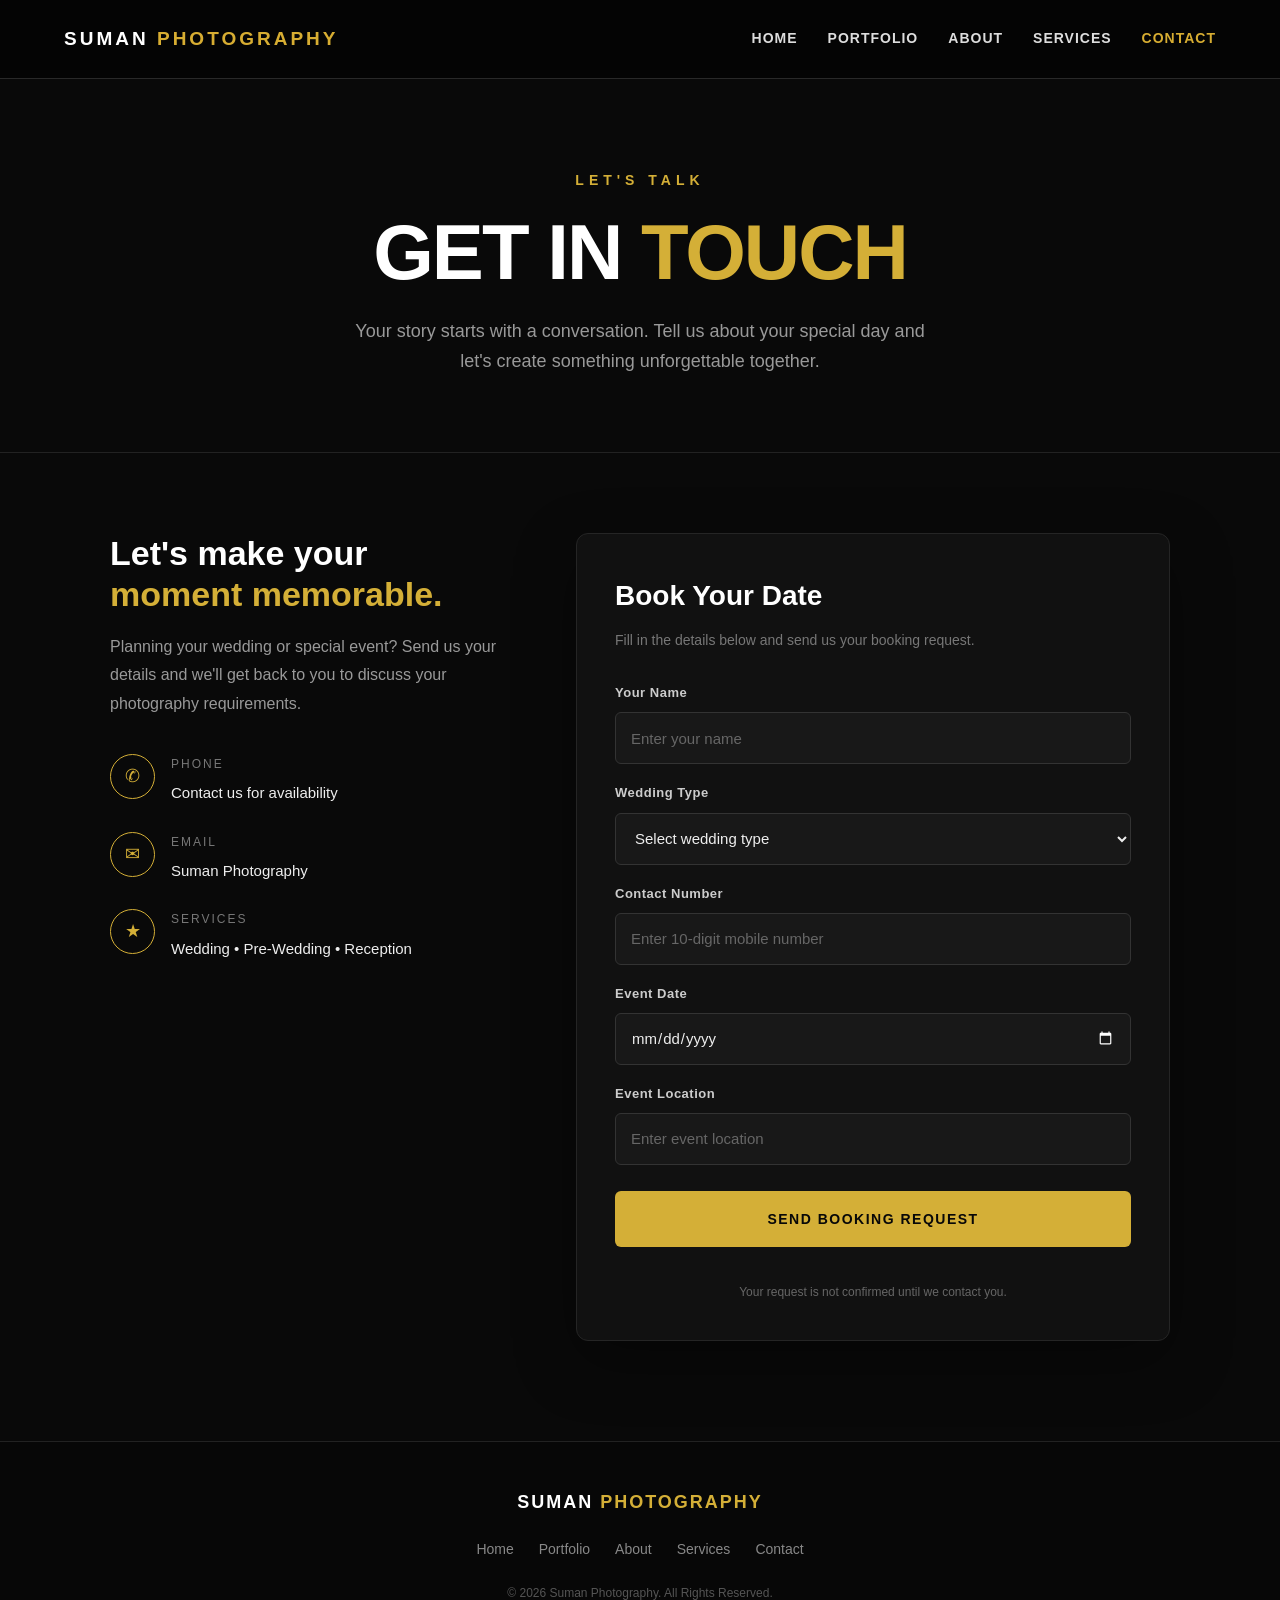
<file: contact.html>
<!DOCTYPE html>
<html lang="en">
<head>
  <meta charset="UTF-8">
  <meta name="viewport" content="width=device-width, initial-scale=1.0">

  <title>Contact | Suman Photography</title>

  <link rel="stylesheet" href="style.css">

  <style>
    /* ================================
       CONTACT PAGE
       Professional Black & Gold Design
       ================================ */

    .professional-contact {
      background: #090909;
      color: #fff;
      min-height: 100vh;
      font-family: Arial, Helvetica, sans-serif;
    }

    /* HERO */

    .contact-hero {
      text-align: center;
      padding: 90px 20px 75px;
      border-bottom: 1px solid #222;
    }

    .contact-hero .eyebrow {
      color: #d4af37;
      font-size: 14px;
      font-weight: 700;
      letter-spacing: 5px;
      margin-bottom: 20px;
    }

    .contact-hero h1 {
      margin: 0;
      font-size: clamp(42px, 8vw, 78px);
      line-height: 1;
      font-weight: 800;
      letter-spacing: -2px;
    }

    .contact-hero h1 span {
      color: #d4af37;
    }

    .contact-hero p {
      color: #999;
      font-size: 18px;
      margin: 25px auto 0;
      max-width: 600px;
      line-height: 1.7;
    }


    /* MAIN */

    .contact-main {
      max-width: 1100px;
      margin: 0 auto;
      padding: 80px 20px 100px;
    }

    .contact-grid {
      display: grid;
      grid-template-columns: 0.8fr 1.2fr;
      gap: 70px;
      align-items: start;
    }


    /* LEFT INFORMATION */

    .contact-details h2 {
      font-size: 34px;
      margin: 0 0 18px;
      line-height: 1.2;
    }

    .contact-details h2 span {
      color: #d4af37;
    }

    .contact-details > p {
      color: #999;
      line-height: 1.8;
      font-size: 16px;
      margin-bottom: 35px;
    }

    .detail-item {
      display: flex;
      gap: 16px;
      margin-bottom: 25px;
      align-items: flex-start;
    }

    .detail-icon {
      width: 45px;
      height: 45px;
      min-width: 45px;
      border: 1px solid #d4af37;
      border-radius: 50%;
      display: flex;
      align-items: center;
      justify-content: center;
      color: #d4af37;
      font-size: 18px;
    }

    .detail-text small {
      display: block;
      color: #777;
      font-size: 12px;
      letter-spacing: 2px;
      text-transform: uppercase;
      margin-bottom: 5px;
    }

    .detail-text strong {
      color: #eee;
      font-size: 15px;
      font-weight: 500;
    }


    /* FORM CARD */

    .booking-card {
      background: #111;
      border: 1px solid #252525;
      border-radius: 12px;
      padding: 38px;
      box-shadow: 0 20px 60px rgba(0, 0, 0, 0.35);
    }

    .booking-card h2 {
      margin: 0;
      font-size: 28px;
      color: #fff;
    }

    .booking-card .form-subtitle {
      margin: 9px 0 30px;
      color: #777;
      font-size: 14px;
    }


    /* FORM */

    .professional-booking-form {
      display: flex !important;
      flex-direction: column !important;
      gap: 18px !important;
      width: 100% !important;
    }

    .professional-booking-form .form-group {
      width: 100% !important;
      display: flex !important;
      flex-direction: column !important;
      gap: 8px !important;
    }

    .professional-booking-form label {
      color: #ccc !important;
      font-size: 13px !important;
      font-weight: 600 !important;
      letter-spacing: 0.5px !important;
      margin: 0 !important;
      display: block !important;
    }

    .professional-booking-form input,
    .professional-booking-form select {
      width: 100% !important;
      height: 52px !important;
      min-height: 52px !important;
      box-sizing: border-box !important;
      padding: 0 15px !important;
      background: #181818 !important;
      color: #eee !important;
      border: 1px solid #333 !important;
      border-radius: 6px !important;
      outline: none !important;
      font-size: 15px !important;
      font-family: inherit !important;
      margin: 0 !important;
    }

    .professional-booking-form input:focus,
    .professional-booking-form select:focus {
      border-color: #d4af37 !important;
      box-shadow: 0 0 0 2px rgba(212, 175, 55, 0.08) !important;
    }

    .professional-booking-form input::placeholder {
      color: #666 !important;
    }

    .professional-booking-form select {
      appearance: auto;
      cursor: pointer;
    }

    .professional-booking-form input[type="date"] {
      color-scheme: dark;
      cursor: pointer;
    }


    /* BUTTON */

    .professional-booking-form button {
      width: 100% !important;
      height: 56px !important;
      min-height: 56px !important;
      margin-top: 8px !important;
      border: none !important;
      border-radius: 6px !important;
      background: #d4af37 !important;
      color: #080808 !important;
      font-size: 14px !important;
      font-weight: 800 !important;
      letter-spacing: 1.5px !important;
      cursor: pointer !important;
      transition: all 0.25s ease !important;
    }

    .professional-booking-form button:hover {
      background: #e6c65c !important;
      transform: translateY(-1px);
    }


    /* PRIVACY NOTE */

    .form-note {
      margin: 18px 0 0;
      color: #666;
      font-size: 12px;
      text-align: center;
      line-height: 1.6;
    }


    /* FOOTER */

    .professional-footer {
      border-top: 1px solid #222;
      background: #070707;
      text-align: center;
      padding: 45px 20px;
    }

    .professional-footer .footer-brand {
      color: #fff;
      font-size: 18px;
      font-weight: 800;
      letter-spacing: 2px;
      margin-bottom: 20px;
    }

    .professional-footer .footer-brand span {
      color: #d4af37;
    }

    .professional-footer .footer-links {
      display: flex;
      justify-content: center;
      flex-wrap: wrap;
      gap: 25px;
      margin-bottom: 22px;
    }

    .professional-footer .footer-links a {
      color: #888;
      text-decoration: none;
      font-size: 14px;
      transition: color 0.2s ease;
    }

    .professional-footer .footer-links a:hover {
      color: #d4af37;
    }

    .professional-footer .copyright {
      color: #555;
      font-size: 12px;
      margin: 0;
    }


    /* MOBILE */

    @media (max-width: 800px) {

      .contact-hero {
        padding: 70px 20px 60px;
      }

      .contact-hero h1 {
        font-size: 48px;
      }

      .contact-grid {
        grid-template-columns: 1fr;
        gap: 45px;
      }

      .contact-main {
        padding: 55px 18px 70px;
      }

      .booking-card {
        padding: 25px 20px;
      }

      .contact-details h2 {
        font-size: 30px;
      }
    }


    @media (max-width: 480px) {

      .contact-hero h1 {
        font-size: 42px;
      }

      .contact-hero p {
        font-size: 15px;
      }

      .booking-card h2 {
        font-size: 25px;
      }

      .professional-booking-form input,
      .professional-booking-form select {
        height: 50px !important;
        min-height: 50px !important;
      }

      .professional-footer .footer-links {
        gap: 16px;
      }
    }
  </style>
</head>


<body class="professional-contact">

  <!-- NAVIGATION -->
  <header>
    <nav class="nav">

      <a href="index.html" class="logo">
        SUMAN <span>PHOTOGRAPHY</span>
      </a>

      <div class="nav-links">

        <a href="index.html">Home</a>

        <a href="portfolio.html">Portfolio</a>

        <a href="about.html">About</a>

        <a href="services.html">Services</a>

        <a class="active" href="contact.html">Contact</a>

      </div>

    </nav>
  </header>


  <!-- HERO -->
  <section class="contact-hero">

    <div class="eyebrow">
      LET'S TALK
    </div>

    <h1>
      GET IN <span>TOUCH</span>
    </h1>

    <p>
      Your story starts with a conversation.
      Tell us about your special day and let's create
      something unforgettable together.
    </p>

  </section>


  <!-- MAIN CONTACT -->
  <main class="contact-main">

    <div class="contact-grid">


      <!-- CONTACT INFORMATION -->
      <section class="contact-details">

        <h2>
          Let's make your<br>
          <span>moment memorable.</span>
        </h2>

        <p>
          Planning your wedding or special event?
          Send us your details and we'll get back to
          you to discuss your photography requirements.
        </p>


        <div class="detail-item">

          <div class="detail-icon">
            ✆
          </div>

          <div class="detail-text">

            <small>Phone</small>

            <strong>
              Contact us for availability
            </strong>

          </div>

        </div>


        <div class="detail-item">

          <div class="detail-icon">
            ✉
          </div>

          <div class="detail-text">

            <small>Email</small>

            <strong>
              Suman Photography
            </strong>

          </div>

        </div>


        <div class="detail-item">

          <div class="detail-icon">
            ★
          </div>

          <div class="detail-text">

            <small>Services</small>

            <strong>
              Wedding • Pre-Wedding • Reception
            </strong>

          </div>

        </div>

      </section>


      <!-- BOOKING FORM -->
      <section class="booking-card">

        <h2>
          Book Your Date
        </h2>

        <p class="form-subtitle">
          Fill in the details below and send us your booking request.
        </p>


        <form
          class="professional-booking-form"
          action="https://formspree.io/f/xeajglaz"
          method="POST"
        >


          <!-- NAME -->
          <div class="form-group">

            <label for="name">
              Your Name
            </label>

            <input
              type="text"
              id="name"
              name="Name"
              placeholder="Enter your name"
              autocomplete="name"
              required
            >

          </div>


          <!-- WEDDING TYPE -->
          <div class="form-group">

            <label for="weddingType">
              Wedding Type
            </label>

            <select
              id="weddingType"
              name="Wedding Type"
              required
            >

              <option value="" disabled selected>
                Select wedding type
              </option>

              <option value="Wedding">
                Wedding
              </option>

              <option value="Pre-Wedding">
                Pre-Wedding
              </option>

              <option value="Reception">
                Reception
              </option>

              <option value="Other">
                Other
              </option>

            </select>

          </div>


          <!-- PHONE -->
          <div class="form-group">

            <label for="phone">
              Contact Number
            </label>

            <input
              type="tel"
              id="phone"
              name="Contact Number"
              placeholder="Enter 10-digit mobile number"
              inputmode="numeric"
              maxlength="10"
              pattern="[0-9]{10}"
              autocomplete="tel"
              required
            >

          </div>


          <!-- DATE -->
          <div class="form-group">

            <label for="eventDate">
              Event Date
            </label>

            <input
              type="date"
              id="eventDate"
              name="Event Date"
              required
            >

          </div>


          <!-- LOCATION -->
          <div class="form-group">

            <label for="location">
              Event Location
            </label>

            <input
              type="text"
              id="location"
              name="Location"
              placeholder="Enter event location"
              required
            >

          </div>


          <!-- SUBMIT -->
          <button type="submit">
            SEND BOOKING REQUEST
          </button>


          <p class="form-note">
            Your request is not confirmed until we contact you.
          </p>

        </form>

      </section>

    </div>

  </main>


  <!-- FOOTER -->
  <footer class="professional-footer">

    <div class="footer-brand">
      SUMAN <span>PHOTOGRAPHY</span>
    </div>

    <div class="footer-links">

      <a href="index.html">Home</a>

      <a href="portfolio.html">Portfolio</a>

      <a href="about.html">About</a>

      <a href="services.html">Services</a>

      <a href="contact.html">Contact</a>

    </div>

    <p class="copyright">
      © 2026 Suman Photography. All Rights Reserved.
    </p>

  </footer>


  <script src="script.js"></script>

</body>
</html>
</file>
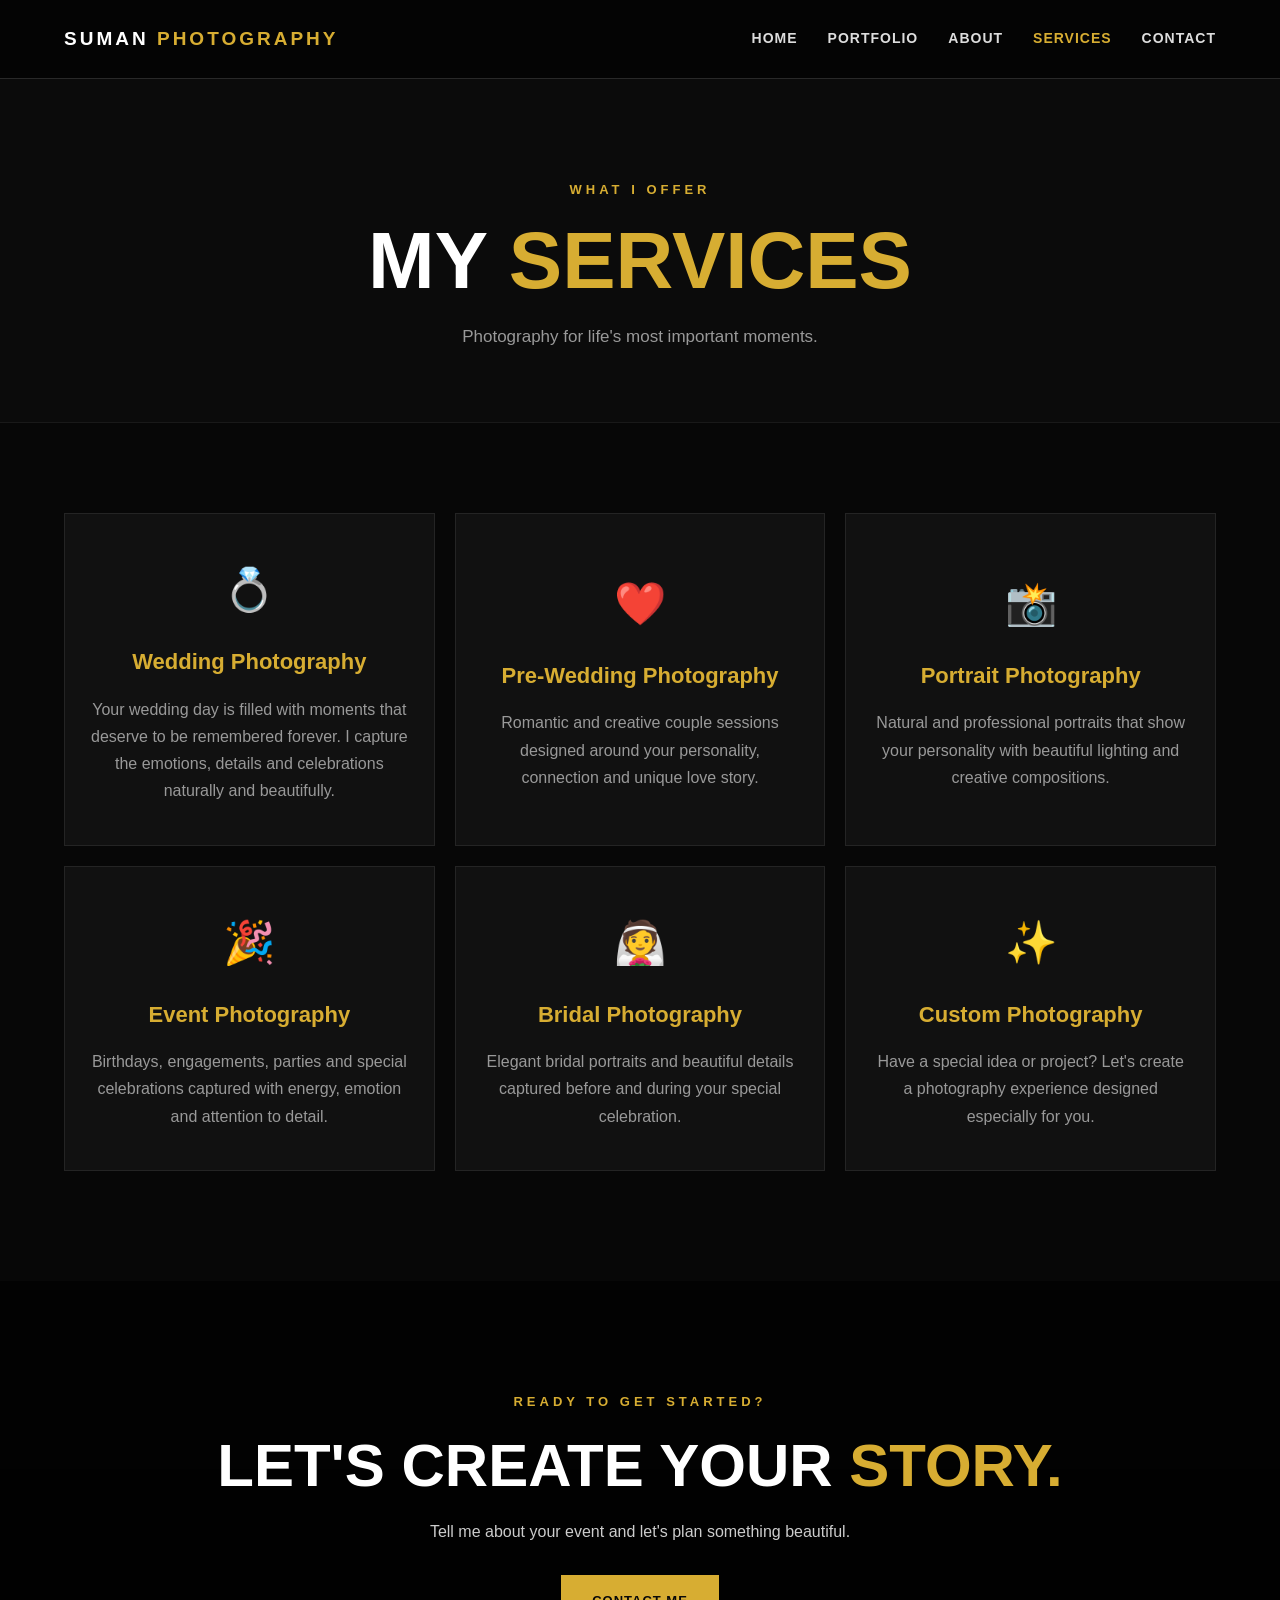
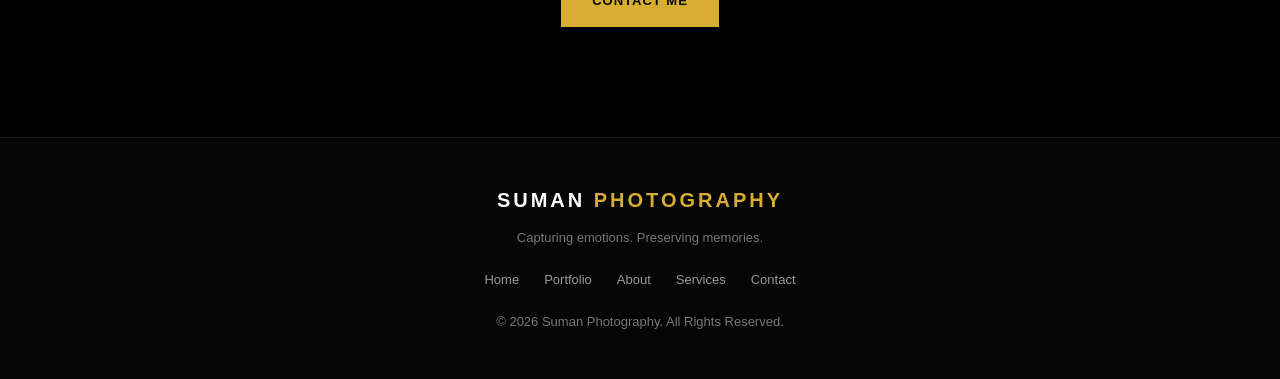
<file: services.html>
<!DOCTYPE html>
<html lang="en">

<head>
  <meta charset="UTF-8">
  <meta name="viewport" content="width=device-width, initial-scale=1.0">

  <title>Services | Suman Photography</title>

  <link rel="stylesheet" href="style.css">
</head>

<body>

  <!-- NAVIGATION -->
  <header>
    <nav class="nav">

      <a href="index.html" class="logo">
        SUMAN <span>PHOTOGRAPHY</span>
      </a>

      <div class="nav-links">
        <a href="index.html">Home</a>
        <a href="portfolio.html">Portfolio</a>
        <a href="about.html">About</a>
        <a class="active" href="services.html">Services</a>
        <a href="contact.html">Contact</a>
      </div>

    </nav>
  </header>


  <!-- PAGE TITLE -->
  <section class="page-title">

    <p class="small-title">
      WHAT I OFFER
    </p>

    <h1>
      MY <span>SERVICES</span>
    </h1>

    <p>
      Photography for life's most important moments.
    </p>

  </section>


  <!-- SERVICES -->
  <main>

    <section class="services-section">

      <div class="service-card">

        <div class="service-icon">💍</div>

        <h2>Wedding Photography</h2>

        <p>
          Your wedding day is filled with moments
          that deserve to be remembered forever.
          I capture the emotions, details and
          celebrations naturally and beautifully.
        </p>

      </div>


      <div class="service-card">

        <div class="service-icon">❤️</div>

        <h2>Pre-Wedding Photography</h2>

        <p>
          Romantic and creative couple sessions
          designed around your personality,
          connection and unique love story.
        </p>

      </div>


      <div class="service-card">

        <div class="service-icon">📸</div>

        <h2>Portrait Photography</h2>

        <p>
          Natural and professional portraits
          that show your personality with
          beautiful lighting and creative compositions.
        </p>

      </div>


      <div class="service-card">

        <div class="service-icon">🎉</div>

        <h2>Event Photography</h2>

        <p>
          Birthdays, engagements, parties and
          special celebrations captured with
          energy, emotion and attention to detail.
        </p>

      </div>


      <div class="service-card">

        <div class="service-icon">👰</div>

        <h2>Bridal Photography</h2>

        <p>
          Elegant bridal portraits and beautiful
          details captured before and during
          your special celebration.
        </p>

      </div>


      <div class="service-card">

        <div class="service-icon">✨</div>

        <h2>Custom Photography</h2>

        <p>
          Have a special idea or project?
          Let's create a photography experience
          designed especially for you.
        </p>

      </div>

    </section>


    <!-- CTA -->
    <section class="cta">

      <p class="small-title">
        READY TO GET STARTED?
      </p>

      <h2>
        LET'S CREATE YOUR
        <span>STORY.</span>
      </h2>

      <p>
        Tell me about your event and let's
        plan something beautiful.
      </p>

      <a href="contact.html" class="btn">
        CONTACT ME
      </a>

    </section>

  </main>


  <!-- FOOTER -->
  <footer>

    <div class="footer-logo">
      SUMAN <span>PHOTOGRAPHY</span>
    </div>

    <p>
      Capturing emotions. Preserving memories.
    </p>

    <div class="footer-links">
      <a href="index.html">Home</a>
      <a href="portfolio.html">Portfolio</a>
      <a href="about.html">About</a>
      <a href="services.html">Services</a>
      <a href="contact.html">Contact</a>
    </div>

    <p class="copyright">
      © 2026 Suman Photography. All Rights Reserved.
    </p>

  </footer>


  <script src="script.js"></script>

</body>
</html>
</file>
<file: style.css>
/* ========================================
   SUMAN PHOTOGRAPHY
   PROFESSIONAL PORTFOLIO WEBSITE
======================================== */

* {
  margin: 0;
  padding: 0;
  box-sizing: border-box;
}

html {
  scroll-behavior: smooth;
}

body {
  background: #070707;
  color: #ffffff;
  font-family: Arial, Helvetica, sans-serif;
  line-height: 1.7;
}

img {
  display: block;
  max-width: 100%;
}

a {
  text-decoration: none;
}

button,
input,
textarea,
select {
  font-family: inherit;
}


/* ========================================
   NAVIGATION
======================================== */

header {
  position: sticky;
  top: 0;
  z-index: 1000;
  background: rgba(5, 5, 5, 0.96);
  border-bottom: 1px solid #292929;
}

.nav {
  width: 90%;
  max-width: 1250px;
  min-height: 78px;
  margin: auto;

  display: flex;
  align-items: center;
  justify-content: space-between;
}

.logo {
  color: #ffffff;
  font-size: 19px;
  font-weight: 800;
  letter-spacing: 3px;
}

.logo span {
  color: #d7ad32;
}

.nav-links {
  display: flex;
  align-items: center;
  gap: 30px;
}

.nav-links a {
  color: #dddddd;
  font-size: 14px;
  font-weight: 600;
  text-transform: uppercase;
  letter-spacing: 1px;
  transition: 0.3s;
}

.nav-links a:hover,
.nav-links a.active {
  color: #d7ad32;
}


/* ========================================
   HERO
======================================== */

.hero {
  min-height: 88vh;

  display: flex;
  align-items: center;
  justify-content: center;

  text-align: center;

  position: relative;

  background:
    linear-gradient(
      rgba(0, 0, 0, 0.68),
      rgba(0, 0, 0, 0.78)
    ),
    url("https://images.unsplash.com/photo-1519741497674-611481863552?auto=format&fit=crop&w=2000&q=90");

  background-position: center;
  background-size: cover;
}

.hero-content {
  width: 90%;
  max-width: 900px;
}

.subtitle,
.small-title {
  color: #d7ad32;
  font-size: 13px;
  font-weight: 700;
  letter-spacing: 4px;
  margin-bottom: 18px;
}

.hero h1 {
  font-size: clamp(55px, 9vw, 105px);
  line-height: 1;
  letter-spacing: 3px;
  margin-bottom: 25px;
}

.hero h1 span,
h2 span,
h1 span {
  color: #d7ad32;
}

.hero-text {
  max-width: 700px;
  margin: auto;
  color: #dddddd;
  font-size: 18px;
}

.hero-buttons {
  display: flex;
  justify-content: center;
  gap: 18px;
  margin-top: 35px;
}


/* ========================================
   BUTTONS
======================================== */

.btn {
  display: inline-block;

  background: #d7ad32;
  color: #090909;

  padding: 14px 30px;

  border: 1px solid #d7ad32;

  font-size: 13px;
  font-weight: 800;
  letter-spacing: 1px;

  transition: 0.3s;
}

.btn:hover {
  background: transparent;
  color: #d7ad32;
  transform: translateY(-2px);
}

.btn-outline {
  background: transparent;
  color: #d7ad32;
}

.btn-outline:hover {
  background: #d7ad32;
  color: #000000;
}


/* ========================================
   INTRO
======================================== */

.intro {
  max-width: 900px;
  margin: auto;

  text-align: center;

  padding: 110px 20px;
}

.intro h2 {
  font-size: clamp(38px, 6vw, 65px);
  line-height: 1.15;
  margin-bottom: 25px;
}

.intro > p:not(.small-title) {
  max-width: 680px;
  margin: 0 auto 30px;

  color: #999999;
  font-size: 17px;
}


/* ========================================
   FEATURED WORK
======================================== */

.featured {
  width: 90%;
  max-width: 1250px;
  margin: auto;

  text-align: center;

  padding: 80px 0 110px;
}

.featured h2 {
  font-size: 45px;
  margin-bottom: 45px;
}

.feature-grid {
  display: grid;
  grid-template-columns: repeat(3, 1fr);
  gap: 18px;

  margin-bottom: 40px;
}

.feature-card {
  position: relative;
  overflow: hidden;

  background: #111111;
}

.feature-card img {
  width: 100%;
  height: 450px;
  object-fit: cover;

  transition: 0.5s;
}

.feature-card:hover img {
  transform: scale(1.05);
}

.feature-card h3 {
  position: absolute;
  left: 0;
  right: 0;
  bottom: 0;

  padding: 25px;

  text-align: left;

  background: linear-gradient(
    transparent,
    rgba(0, 0, 0, 0.9)
  );

  color: #ffffff;

  letter-spacing: 2px;
}


/* ========================================
   SERVICES PREVIEW
======================================== */

.services-preview {
  padding: 100px 5%;

  background: #0d0d0d;

  text-align: center;
}

.services-preview h2 {
  font-size: 45px;
  margin-bottom: 45px;
}

.service-grid {
  max-width: 1200px;
  margin: 0 auto 40px;

  display: grid;
  grid-template-columns: repeat(3, 1fr);
  gap: 20px;
}

.service-card {
  padding: 40px 25px;

  background: #111111;

  border: 1px solid #242424;

  transition: 0.3s;
}

.service-card:hover {
  transform: translateY(-7px);
  border-color: #d7ad32;
}

.service-icon {
  font-size: 42px;
  margin-bottom: 18px;
}

.service-card h2,
.service-card h3 {
  color: #d7ad32;
  margin-bottom: 15px;
}

.service-card p {
  color: #999999;
}


/* ========================================
   PAGE TITLE
======================================== */

.page-title {
  padding: 100px 20px 70px;

  text-align: center;

  background: #0b0b0b;

  border-bottom: 1px solid #191919;
}

.page-title h1 {
  font-size: clamp(48px, 7vw, 80px);
  line-height: 1.05;
  margin-bottom: 20px;
}

.page-title > p:last-child {
  color: #999999;
  font-size: 17px;
}


/* ========================================
   PORTFOLIO
======================================== */

.portfolio {
  width: 90%;
  max-width: 1250px;

  margin: auto;

  padding: 90px 0 110px;
}

.portfolio-grid {
  display: grid;

  grid-template-columns: repeat(3, 1fr);

  gap: 15px;
}

.portfolio-item {
  position: relative;
  overflow: hidden;

  background: #111111;
}

.portfolio-item img {
  width: 100%;
  height: 430px;

  object-fit: cover;

  transition: 0.5s;
}

.portfolio-item:hover img {
  transform: scale(1.06);
  filter: brightness(0.7);
}

.photo-title {
  position: absolute;

  left: 0;
  right: 0;
  bottom: 0;

  padding: 35px 20px 20px;

  background: linear-gradient(
    transparent,
    rgba(0, 0, 0, 0.95)
  );

  opacity: 0;

  transition: 0.3s;
}

.portfolio-item:hover .photo-title {
  opacity: 1;
}

.photo-title h3 {
  color: #d7ad32;
  text-transform: uppercase;
  letter-spacing: 2px;
}

.photo-title p {
  color: #dddddd;
  font-size: 13px;
}


/* ========================================
   ABOUT
======================================== */

.about-section {
  width: 90%;
  max-width: 1200px;

  margin: auto;

  padding: 100px 0;

  display: grid;
  grid-template-columns: 1fr 1fr;

  gap: 70px;

  align-items: center;
}

.about-image img {
  width: 100%;
  height: 600px;

  object-fit: cover;
}

.about-content h2 {
  font-size: 45px;
  line-height: 1.15;

  margin-bottom: 25px;
}

.about-content p:not(.small-title) {
  color: #999999;
  margin-bottom: 20px;
}

.about-content .btn {
  margin-top: 15px;
}


/* ========================================
   PHILOSOPHY
======================================== */

.philosophy {
  padding: 100px 20px;

  background: #0d0d0d;

  text-align: center;
}

.philosophy h2 {
  max-width: 900px;
  margin: auto;

  font-size: clamp(35px, 6vw, 65px);

  line-height: 1.15;
}

.philosophy > p:last-child {
  max-width: 650px;

  margin: 25px auto 0;

  color: #999999;
}


/* ========================================
   SERVICES PAGE
======================================== */

.services-section {
  width: 90%;
  max-width: 1200px;

  margin: auto;

  padding: 90px 0 110px;

  display: grid;

  grid-template-columns: repeat(3, 1fr);

  gap: 20px;
}

.services-section .service-card {
  min-height: 300px;

  display: flex;
  flex-direction: column;
  justify-content: center;

  text-align: center;
}

.services-section .service-card h2 {
  color: #d7ad32;

  font-size: 22px;

  margin-bottom: 15px;
}

.services-section .service-card p {
  color: #999999;
}


/* ========================================
   CONTACT
======================================== */

.contact-section {
  width: 90%;
  max-width: 1200px;

  margin: auto;

  padding: 100px 0;

  display: grid;

  grid-template-columns: 1fr 1fr;

  gap: 60px;
}

.contact-info h2 {
  font-size: 43px;

  line-height: 1.15;

  margin-bottom: 25px;
}

.contact-info > p:not(.small-title) {
  color: #999999;

  margin-bottom: 30px;
}

.contact-detail {
  margin: 25px 0;
}

.contact-detail h3 {
  color: #d7ad32;

  margin-bottom: 5px;
}

.contact-detail p {
  color: #999999;
}

.whatsapp {
  display: inline-block;

  margin-top: 20px;

  padding: 14px 25px;

  background: #20c76a;

  color: #ffffff;

  font-weight: 800;
}


/* ========================================
   BOOKING FORM
======================================== */

.booking-form {
  padding: 35px;

  background: #0d0d0d;

  border: 1px solid #252525;
}

.booking-form h2 {
  font-size: 32px;

  margin-bottom: 10px;
}

.booking-form > p {
  color: #888888;

  margin-bottom: 25px;
}

.booking-form form {
  display: flex;
  flex-direction: column;
}

.booking-form input,
.booking-form textarea,
.booking-form select {
  width: 100%;

  padding: 14px 15px;

  margin-bottom: 14px;

  background: #050505;

  border: 1px solid #333333;

  color: #ffffff;

  outline: none;

  font-size: 14px;
}

.booking-form input:focus,
.booking-form textarea:focus,
.booking-form select:focus {
  border-color: #d7ad32;
}

.booking-form textarea {
  resize: vertical;
}

.booking-form select option {
  background: #111111;
}

.booking-form button {
  cursor: pointer;
}


/* ========================================
   CTA
======================================== */

.cta {
  padding: 110px 20px;

  text-align: center;

  background:
    linear-gradient(
      rgba(0, 0, 0, 0.72),
      rgba(0, 0, 0, 0.88)
    ),
    url("https://images.unsplash.com/photo-1519225421980-715cb0215aed?auto=format&fit=crop&w=1800&q=85");

  background-position: center;
  background-size: cover;
}

.cta h2 {
  max-width: 900px;

  margin: auto auto 18px;

  font-size: clamp(35px, 6vw, 60px);

  line-height: 1.15;
}

.cta p:not(.small-title) {
  color: #cccccc;

  margin-bottom: 30px;
}


/* ========================================
   FOOTER
======================================== */

footer {
  padding: 45px 20px;

  background: #050505;

  border-top: 1px solid #1e1e1e;

  text-align: center;
}

.footer-logo {
  font-size: 20px;

  font-weight: 800;

  letter-spacing: 3px;

  margin-bottom: 10px;
}

.footer-logo span {
  color: #d7ad32;
}

footer > p {
  color: #777777;

  font-size: 13px;
}

.footer-links {
  display: flex;

  justify-content: center;

  gap: 25px;

  margin: 20px 0;
}

.footer-links a {
  color: #999999;

  font-size: 13px;
}

.footer-links a:hover {
  color: #d7ad32;
}

.copyright {
  margin-top: 15px;
}


/* ========================================
   MOBILE
======================================== */

@media (max-width: 900px) {

  .nav {
    width: 92%;
  }

  .nav-links {
    gap: 15px;
  }

  .nav-links a {
    font-size: 12px;
  }

  .feature-grid,
  .service-grid,
  .portfolio-grid,
  .services-section {
    grid-template-columns: repeat(2, 1fr);
  }

  .about-section,
  .contact-section {
    grid-template-columns: 1fr;
  }

  .about-image img {
    height: 500px;
  }
}


@media (max-width: 650px) {

  .nav {
    min-height: 70px;
  }

  .logo {
    font-size: 15px;
    letter-spacing: 2px;
  }

  .nav-links {
    position: absolute;

    top: 70px;
    left: 0;
    right: 0;

    padding: 20px;

    background: #080808;

    border-bottom: 1px solid #292929;

    flex-direction: column;

    display: none;
  }

  .nav-links.open {
    display: flex;
  }

  .hero {
    min-height: 80vh;
  }

  .hero h1 {
    font-size: 52px;
  }

  .hero-text {
    font-size: 16px;
  }

  .hero-buttons {
    flex-direction: column;
  }

  .hero-buttons .btn {
    width: 100%;
  }

  .feature-grid,
  .service-grid,
  .portfolio-grid,
  .services-section {
    grid-template-columns: 1fr;
  }

  .feature-card img {
    height: 380px;
  }

  .portfolio-item img {
    height: 400px;
  }

  .about-section,
  .contact-section {
    padding: 65px 0;
  }

  .about-image img {
    height: 400px;
  }

  .about-content h2,
  .contact-info h2 {
    font-size: 34px;
  }

  .page-title {
    padding: 75px 15px 50px;
  }

  .page-title h1 {
    font-size: 48px;
  }

  .featured h2,
  .services-preview h2 {
    font-size: 35px;
  }

  .footer-links {
    flex-wrap: wrap;
    gap: 15px;
  }

  .cta {
    padding: 80px 20px;
  }

}
.booking button {
  padding: 16px 32px;
  font-size: 15px;
  min-width: 180px;
}
/* BOOKING FORM - MOBILE & DESKTOP FIX */
</file>
